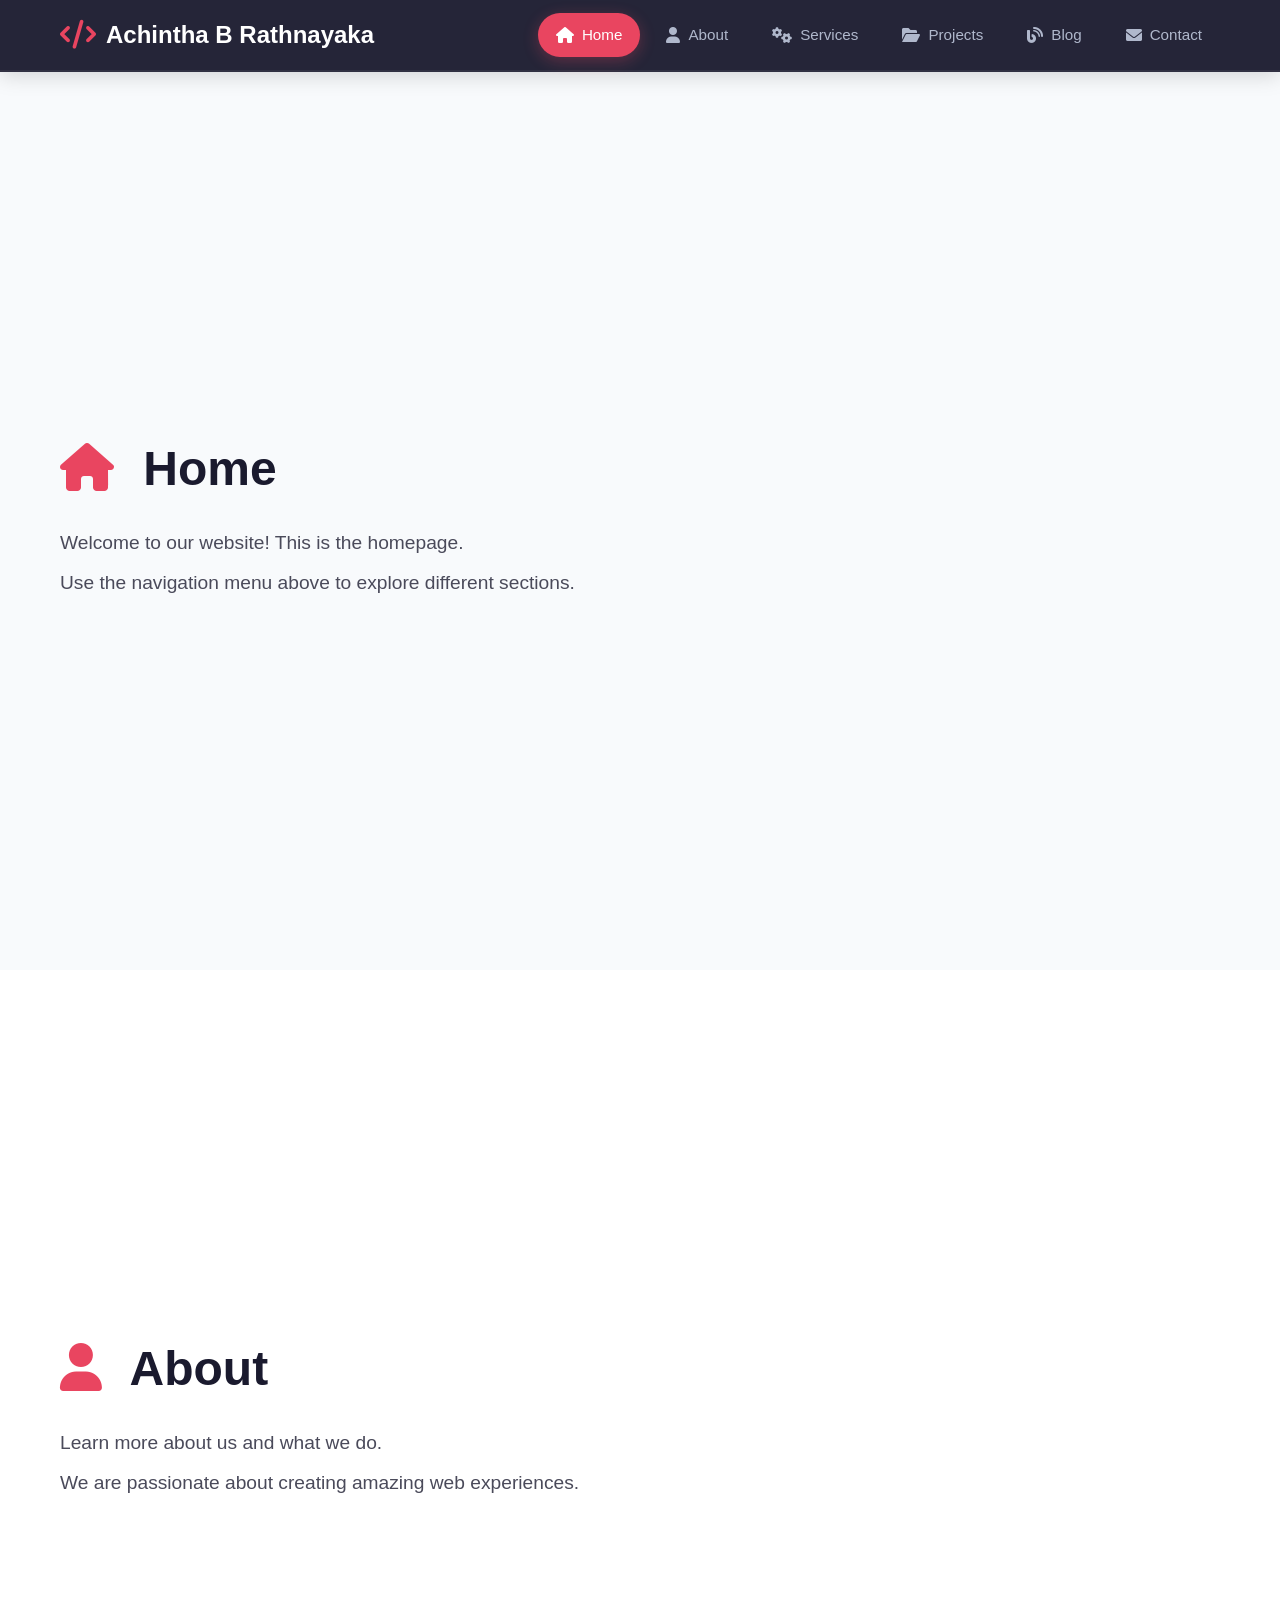
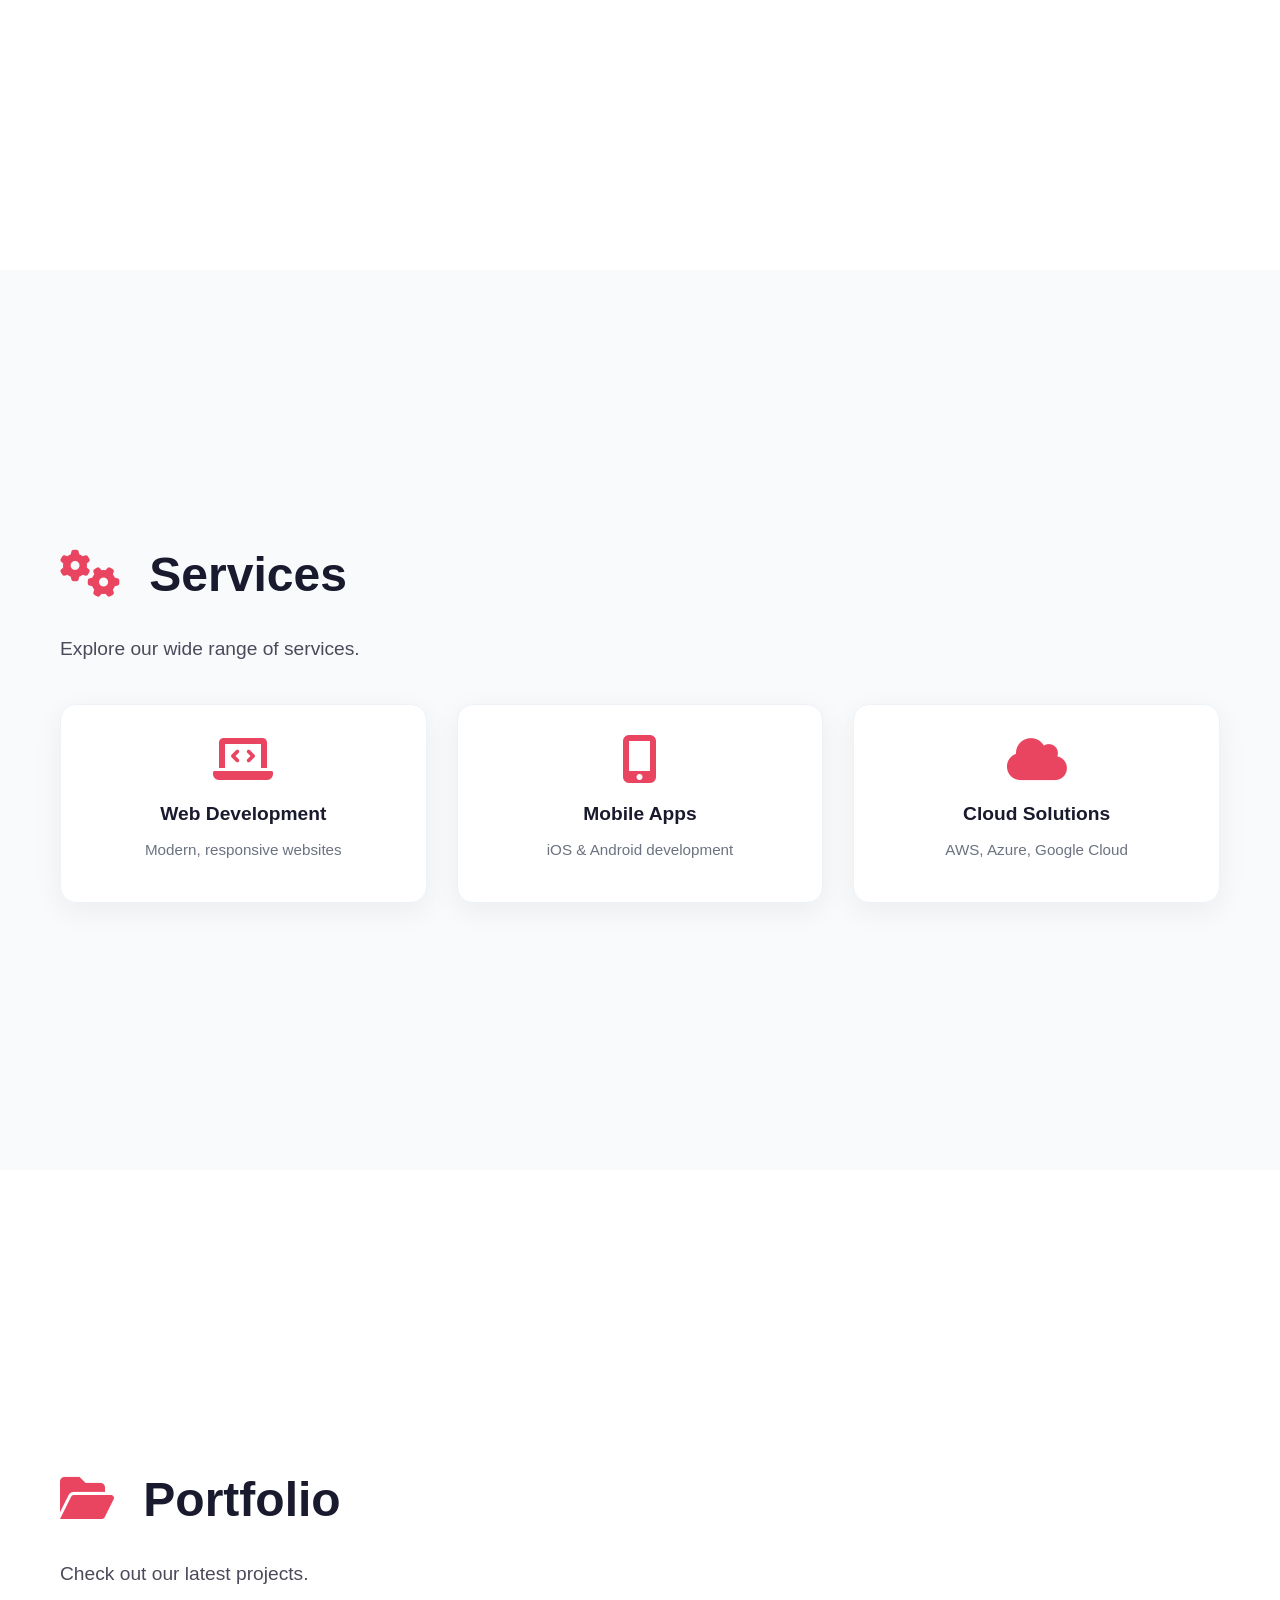
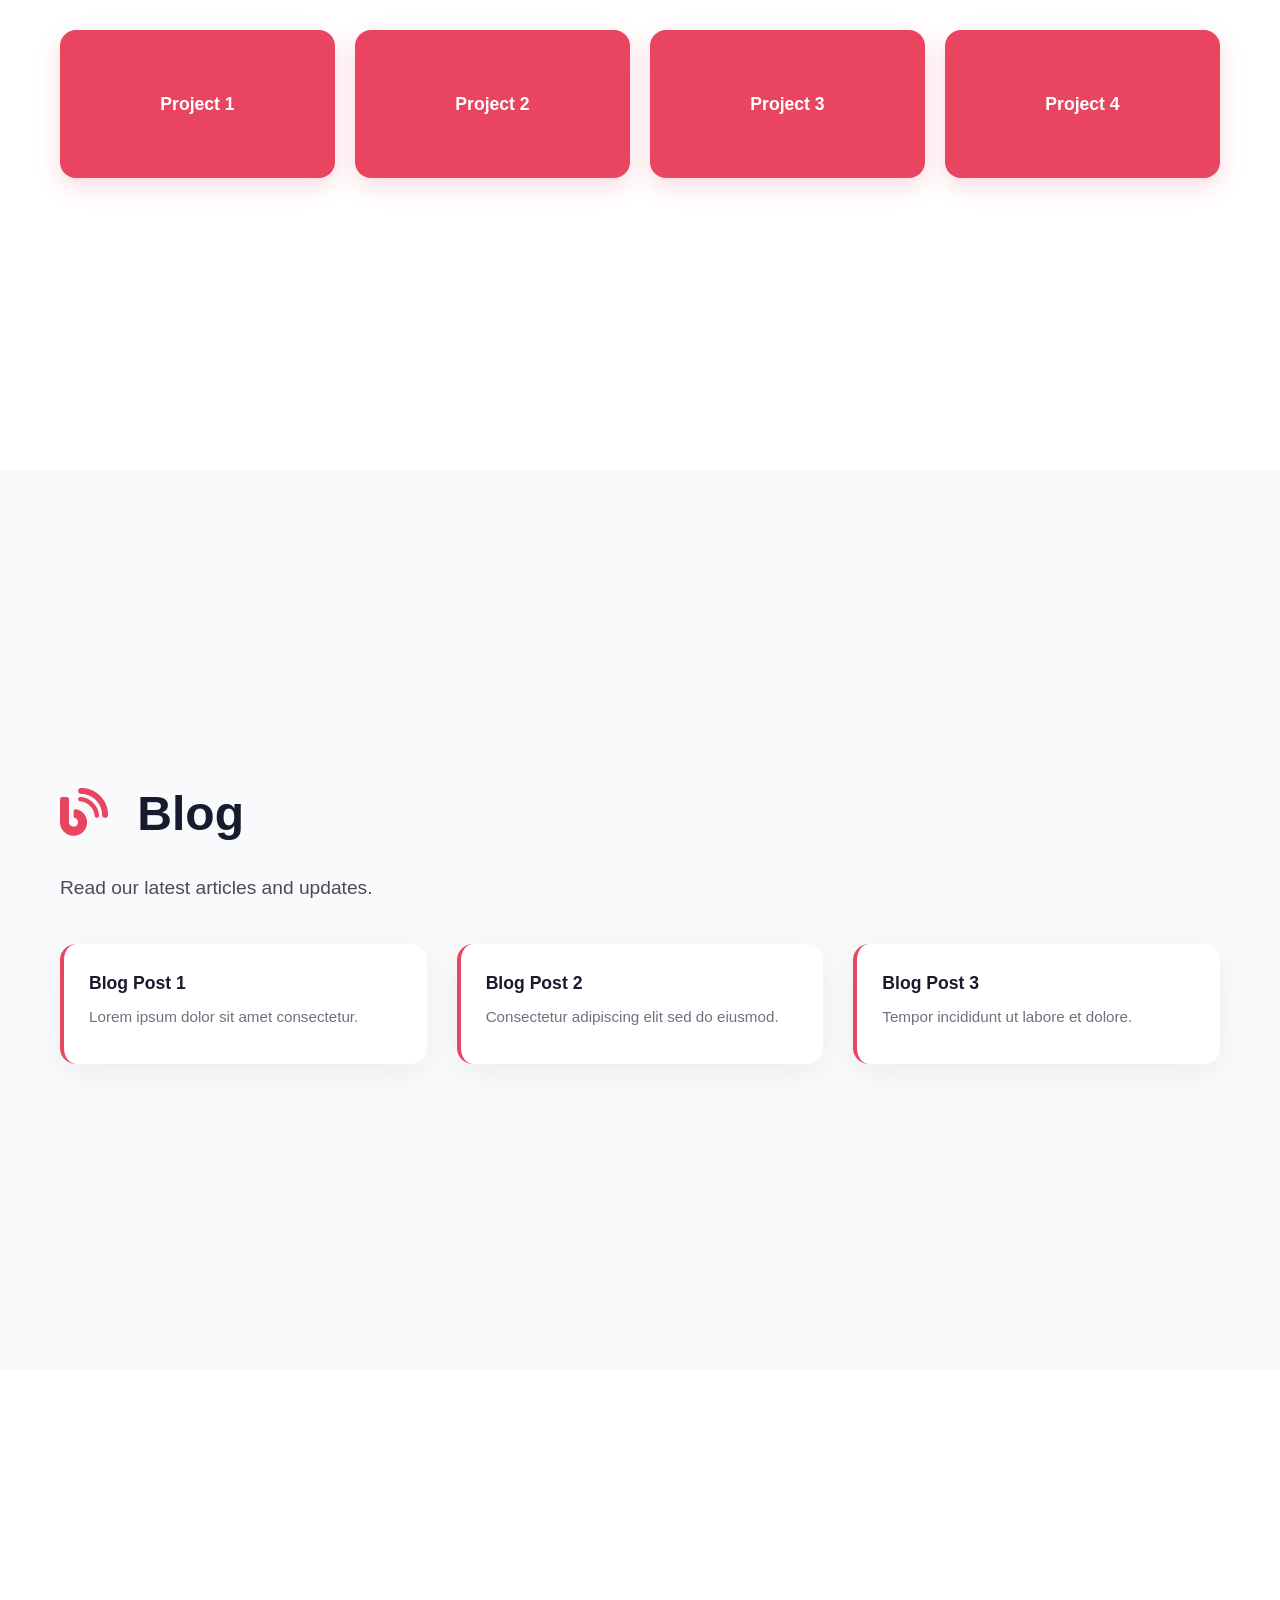
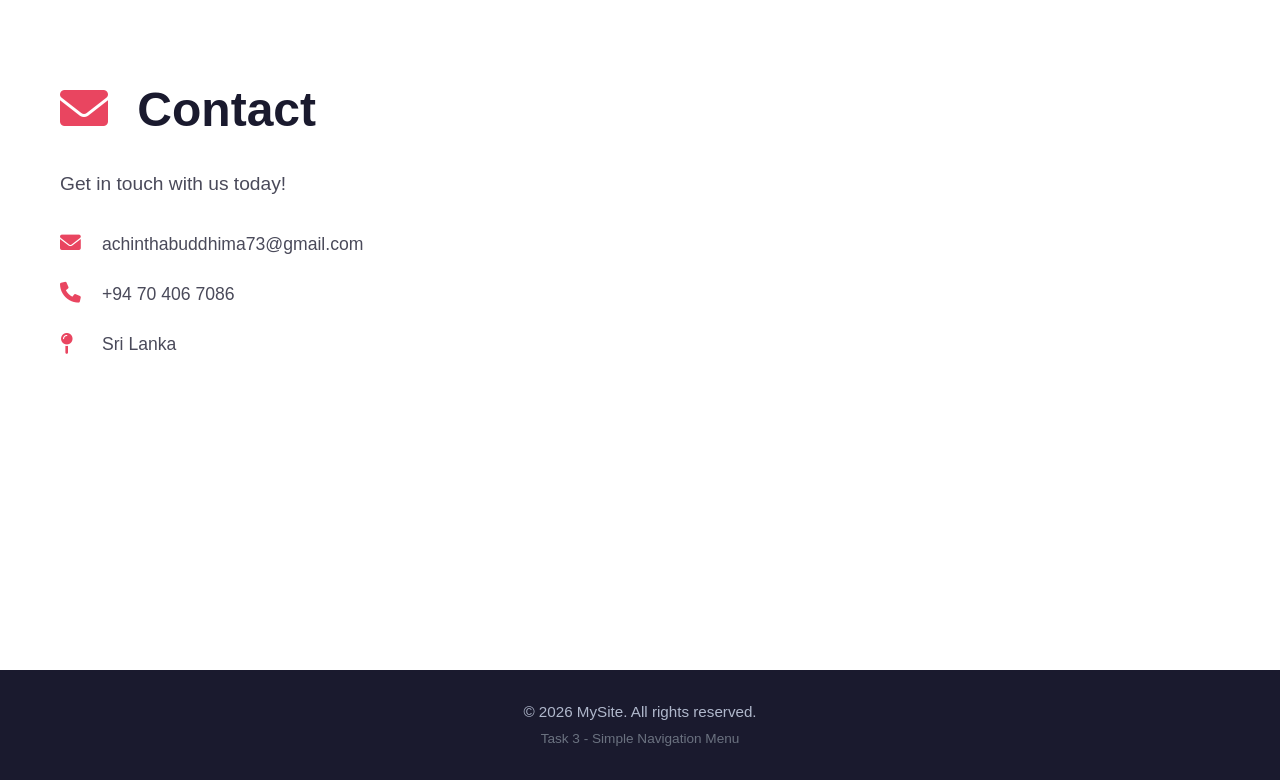
<file: Task 3/index.html>
<!DOCTYPE html>
<html lang="en">
<head>
    <meta charset="UTF-8" />
    <meta name="viewport" content="width=device-width, initial-scale=1.0"/>
    <title>Navigation Menu</title>
    <link rel="stylesheet" href="style.css" />
    <link rel="stylesheet" href="https://cdnjs.cloudflare.com/ajax/libs/font-awesome/6.0.0-beta3/css/all.min.css" />
</head>
<body>

    <!-- ===== NAVIGATION MENU ===== -->
    <nav class="navbar">
        <div class="nav-container">
            <!-- Logo -->
            <div class="logo">
                <a href="#home">
                    <i class="fas fa-code"></i>
                    <span>Achintha B Rathnayaka</span>
                </a>
            </div>

            <!-- Navigation Links -->
            <ul class="nav-links" id="navLinks">
                <li><a href="#home" class="active"><i class="fas fa-home"></i> Home</a></li>
                <li><a href="#about"><i class="fas fa-user"></i> About</a></li>
                <li><a href="#services"><i class="fas fa-cogs"></i> Services</a></li>
                <li><a href="#portfolio"><i class="fas fa-folder-open"></i> Projects</a></li>
                <li><a href="#blog"><i class="fas fa-blog"></i> Blog</a></li>
                <li><a href="#contact"><i class="fas fa-envelope"></i> Contact</a></li>
            </ul>

            <!-- Mobile Menu Toggle -->
            <button class="menu-toggle" id="menuToggle" aria-label="Toggle menu">
                <i class="fas fa-bars"></i>
            </button>
        </div>
    </nav>

    <!-- ===== PAGE SECTIONS (Content) ===== -->
    <main>
        <!-- Home Section -->
        <section id="home" class="section">
            <div class="container">
                <h1><i class="fas fa-home"></i> Home</h1>
                <p>Welcome to our website! This is the homepage.</p>
                <p>Use the navigation menu above to explore different sections.</p>
            </div>
        </section>

        <!-- About Section -->
        <section id="about" class="section">
            <div class="container">
                <h1><i class="fas fa-user"></i> About</h1>
                <p>Learn more about us and what we do.</p>
                <p>We are passionate about creating amazing web experiences.</p>
            </div>
        </section>

        <!-- Services Section -->
        <section id="services" class="section">
            <div class="container">
                <h1><i class="fas fa-cogs"></i> Services</h1>
                <p>Explore our wide range of services.</p>
                <div class="service-grid">
                    <div class="service-card">
                        <i class="fas fa-laptop-code"></i>
                        <h3>Web Development</h3>
                        <p>Modern, responsive websites</p>
                    </div>
                    <div class="service-card">
                        <i class="fas fa-mobile-alt"></i>
                        <h3>Mobile Apps</h3>
                        <p>iOS &amp; Android development</p>
                    </div>
                    <div class="service-card">
                        <i class="fas fa-cloud"></i>
                        <h3>Cloud Solutions</h3>
                        <p>AWS, Azure, Google Cloud</p>
                    </div>
                </div>
            </div>
        </section>

        <!-- Portfolio Section -->
        <section id="portfolio" class="section">
            <div class="container">
                <h1><i class="fas fa-folder-open"></i> Portfolio</h1>
                <p>Check out our latest projects.</p>
                <div class="portfolio-grid">
                    <div class="portfolio-item">Project 1</div>
                    <div class="portfolio-item">Project 2</div>
                    <div class="portfolio-item">Project 3</div>
                    <div class="portfolio-item">Project 4</div>
                </div>
            </div>
        </section>

        <!-- Blog Section -->
        <section id="blog" class="section">
            <div class="container">
                <h1><i class="fas fa-blog"></i> Blog</h1>
                <p>Read our latest articles and updates.</p>
                <div class="blog-grid">
                    <div class="blog-card">
                        <h3>Blog Post 1</h3>
                        <p>Lorem ipsum dolor sit amet consectetur.</p>
                    </div>
                    <div class="blog-card">
                        <h3>Blog Post 2</h3>
                        <p>Consectetur adipiscing elit sed do eiusmod.</p>
                    </div>
                    <div class="blog-card">
                        <h3>Blog Post 3</h3>
                        <p>Tempor incididunt ut labore et dolore.</p>
                    </div>
                </div>
            </div>
        </section>

        <!-- Contact Section -->
        <section id="contact" class="section">
            <div class="container">
                <h1><i class="fas fa-envelope"></i> Contact</h1>
                <p>Get in touch with us today!</p>
                <div class="contact-info">
                    <p><i class="fas fa-envelope"></i> achinthabuddhima73@gmail.com</p>
                    <p><i class="fas fa-phone"></i> +94 70 406 7086</p>
                    <p><i class="fas fa-map-pin"></i> Sri Lanka</p>
                </div>
            </div>
        </section>
    </main>

    <!-- ===== FOOTER ===== -->
    <footer class="footer">
        <div class="container">
            <p>&copy; 2026 MySite. All rights reserved.</p>
            <p>Task 3 - Simple Navigation Menu</p>
        </div>
    </footer>

    <!-- ===== JAVASCRIPT ===== -->
    <script>
        // Mobile Menu Toggle
        const menuToggle = document.getElementById('menuToggle');
        const navLinks = document.getElementById('navLinks');

        menuToggle.addEventListener('click', () => {
            navLinks.classList.toggle('active');
            const icon = menuToggle.querySelector('i');
            icon.classList.toggle('fa-bars');
            icon.classList.toggle('fa-times');
        });

        // Close menu when clicking a link (mobile)
        document.querySelectorAll('.nav-links a').forEach(link => {
            link.addEventListener('click', () => {
                navLinks.classList.remove('active');
                const icon = menuToggle.querySelector('i');
                icon.classList.add('fa-bars');
                icon.classList.remove('fa-times');
            });
        });

        // Active link highlighting on scroll
        const sections = document.querySelectorAll('.section');
        const navLinkItems = document.querySelectorAll('.nav-links a');

        window.addEventListener('scroll', () => {
            let current = '';
            sections.forEach(section => {
                const sectionTop = section.offsetTop - 100;
                if (window.scrollY >= sectionTop) {
                    current = section.getAttribute('id');
                }
            });

            navLinkItems.forEach(link => {
                link.classList.remove('active');
                if (link.getAttribute('href') === `#${current}`) {
                    link.classList.add('active');
                }
            });
        });
    </script>

</body>
</html>
</file>
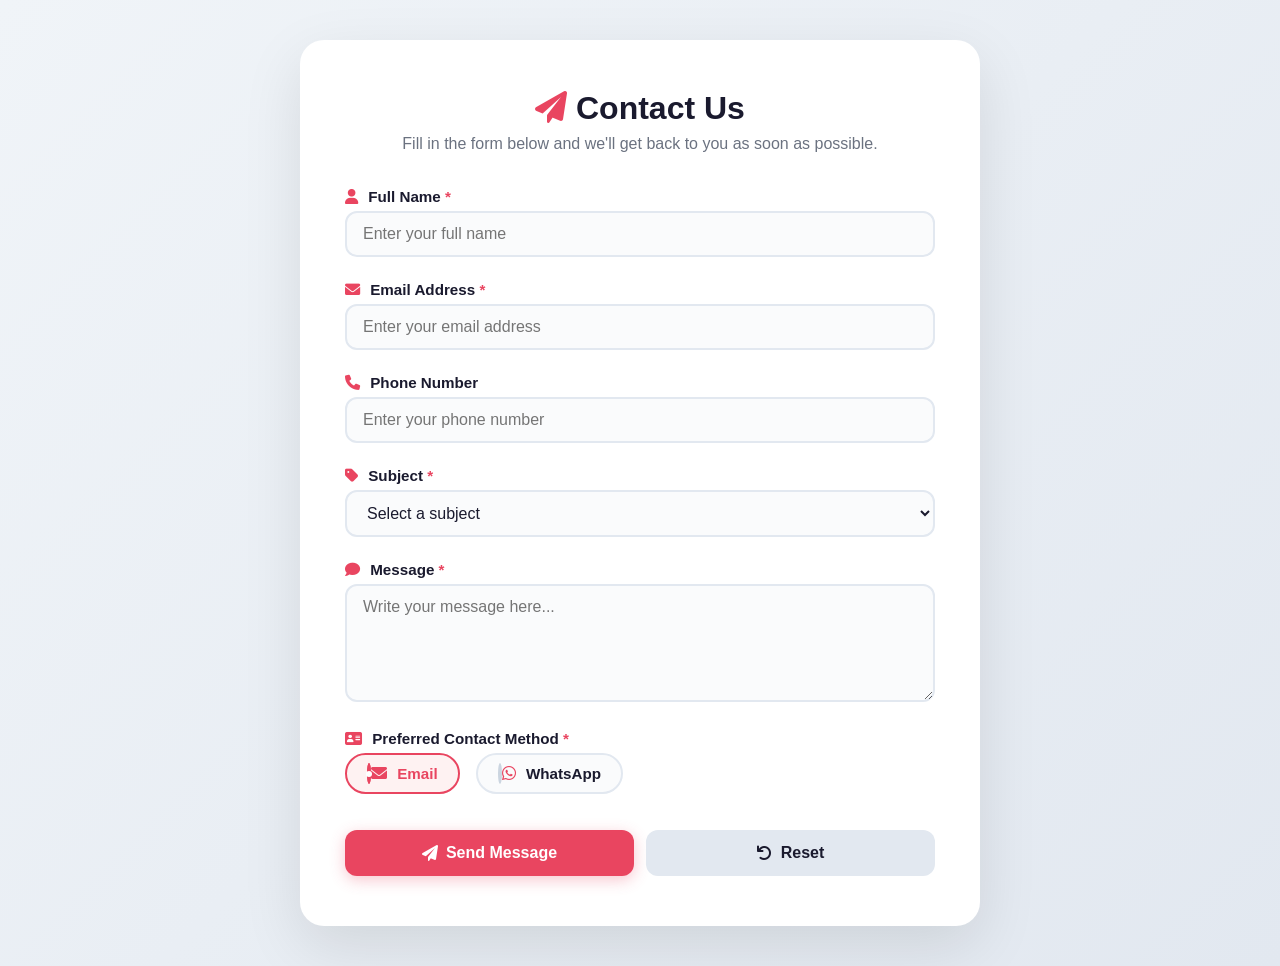
<file: Task 4/index.html>
<!DOCTYPE html>
<html lang="en">
<head>
    <meta charset="UTF-8" />
    <meta name="viewport" content="width=device-width, initial-scale=1.0"/>
    <title>Form</title>
    <link rel="stylesheet" href="style.css" />
    <link rel="stylesheet" href="https://cdnjs.cloudflare.com/ajax/libs/font-awesome/6.0.0-beta3/css/all.min.css" />
</head>
<body>

    <div class="container">
        <!-- Form Header -->
        <div class="form-header">
            <h1><i class="fas fa-paper-plane"></i> Contact Us</h1>
            <p>Fill in the form below and we'll get back to you as soon as possible.</p>
        </div>

        <!-- ===== CONTACT FORM ===== -->
        <form class="contact-form" id="contactForm" onsubmit="return validateForm()" novalidate>

            <!-- ===== FULL NAME ===== -->
            <div class="form-group">
                <label for="fullName">
                    <i class="fas fa-user"></i> Full Name <span class="required">*</span>
                </label>
                <input type="text" id="fullName" name="fullName" placeholder="Enter your full name" required />
                <span class="error-message" id="nameError"><i class="fas fa-exclamation-circle"></i> Please enter your full name</span>
            </div>

            <!-- ===== EMAIL ===== -->
            <div class="form-group">
                <label for="email">
                    <i class="fas fa-envelope"></i> Email Address <span class="required">*</span>
                </label>
                <input type="email" id="email" name="email" placeholder="Enter your email address" required />
                <span class="error-message" id="emailError"><i class="fas fa-exclamation-circle"></i> Please enter a valid email address</span>
            </div>

            <!-- ===== PHONE ===== -->
            <div class="form-group">
                <label for="phone">
                    <i class="fas fa-phone"></i> Phone Number
                </label>
                <input type="tel" id="phone" name="phone" placeholder="Enter your phone number" />
            </div>

            <!-- ===== SUBJECT (Dropdown) ===== -->
            <div class="form-group">
                <label for="subject">
                    <i class="fas fa-tag"></i> Subject <span class="required">*</span>
                </label>
                <select id="subject" name="subject" required>
                    <option value="">Select a subject</option>
                    <option value="general">General Inquiry</option>
                    <option value="support">Technical Support</option>
                    <option value="sales">Sales &amp; Pricing</option>
                    <option value="careers">Careers &amp; Jobs</option>
                    <option value="feedback">Feedback</option>
                    <option value="other">Other</option>
                </select>
                <span class="error-message" id="subjectError"><i class="fas fa-exclamation-circle"></i> Please select a subject</span>
            </div>

            <!-- ===== MESSAGE ===== -->
            <div class="form-group">
                <label for="message">
                    <i class="fas fa-comment"></i> Message <span class="required">*</span>
                </label>
                <textarea id="message" name="message" rows="5" placeholder="Write your message here..." required></textarea>
                <span class="error-message" id="messageError"><i class="fas fa-exclamation-circle"></i> Please enter at least 10 characters</span>
            </div>

            <!-- ===== RADIO BUTTONS: Preferred Contact Method ===== -->
            <div class="form-group">
                <label><i class="fas fa-address-card"></i> Preferred Contact Method <span class="required">*</span></label>
                <div class="radio-group">
                    <label class="radio-option" data-value="email">
                        <input type="radio" name="contactMethod" value="email" checked />
                        <span class="radio-custom"></span>
                        <i class="fas fa-envelope"></i> Email
                    </label>

                    <label class="radio-option" data-value="whatsapp">
                        <input type="radio" name="contactMethod" value="whatsapp" />
                        <span class="radio-custom"></span>
                        <i class="fab fa-whatsapp"></i> WhatsApp
                    </label>
                </div>
            </div>

            <!-- ===== TERMS (Hidden - Fix for validation) ===== -->
            <div class="form-group" style="display:none;">
                <input type="checkbox" id="terms" checked />
            </div>

            <!-- ===== SUBMIT BUTTON ===== -->
            <div class="form-actions">
                <button type="submit" class="btn-submit">
                    <i class="fas fa-paper-plane"></i> Send Message
                </button>
                <button type="reset" class="btn-reset" onclick="resetForm()">
                    <i class="fas fa-undo"></i> Reset
                </button>
            </div>

            <!-- ===== SUCCESS MESSAGE ===== -->
            <div class="success-message" id="successMessage">
                <i class="fas fa-check-circle"></i>
                <h3>Thank You!</h3>
                <p>Your message has been sent successfully. We'll get back to you soon.</p>
                <button type="button" class="btn-new" onclick="resetForm()">
                    <i class="fas fa-plus"></i> Send Another
                </button>
            </div>

        </form>
    </div>

    <script>
        // =============================================
        // ===== RADIO BUTTON - SELECTION + LINKS =====
        // =============================================
        document.querySelectorAll('.radio-option').forEach(opt => {
            opt.addEventListener('click', function(e) {
                // Don't trigger if clicking on the radio itself
                if (e.target.tagName === 'INPUT') return;
                
                const radio = this.querySelector('input[type="radio"]');
                radio.checked = true;
                
                // Remove selected from all, add to this
                document.querySelectorAll('.radio-option').forEach(o => o.classList.remove('selected'));
                this.classList.add('selected');
                
                // ===== CONTACT METHOD HANDLER =====
                if (radio.value === 'whatsapp') {
                    window.open('https://wa.me/94704067086', '_blank');
                } else if (radio.value === 'email') {
                    window.location.href = 'mailto:achinthabuddhima73@gmail.com';
                }
            });
        });

        // ===== DEFAULT SELECTED =====
        document.addEventListener('DOMContentLoaded', function() {
            const checked = document.querySelector('.radio-option input[type="radio"]:checked');
            if (checked) {
                checked.parentElement.classList.add('selected');
            }
        });

        // =============================================
        // ===== FORM VALIDATION =====
        // =============================================
        function validateForm() {
            let isValid = true;

            // NAME VALIDATION
            const name = document.getElementById('fullName');
            const nameError = document.getElementById('nameError');
            if (name.value.trim() === '' || name.value.length < 2) {
                nameError.style.display = 'block';
                name.classList.add('error');
                isValid = false;
            } else {
                nameError.style.display = 'none';
                name.classList.remove('error');
            }

            // EMAIL VALIDATION
            const email = document.getElementById('email');
            const emailError = document.getElementById('emailError');
            const emailPattern = /^[^\s@]+@[^\s@]+\.[^\s@]+$/;
            if (!emailPattern.test(email.value.trim())) {
                emailError.style.display = 'block';
                email.classList.add('error');
                isValid = false;
            } else {
                emailError.style.display = 'none';
                email.classList.remove('error');
            }

            // SUBJECT VALIDATION
            const subject = document.getElementById('subject');
            const subjectError = document.getElementById('subjectError');
            if (subject.value === '') {
                subjectError.style.display = 'block';
                subject.classList.add('error');
                isValid = false;
            } else {
                subjectError.style.display = 'none';
                subject.classList.remove('error');
            }

            // MESSAGE VALIDATION
            const message = document.getElementById('message');
            const messageError = document.getElementById('messageError');
            if (message.value.trim() === '' || message.value.length < 10) {
                messageError.style.display = 'block';
                message.classList.add('error');
                isValid = false;
            } else {
                messageError.style.display = 'none';
                message.classList.remove('error');
            }

            // IF VALID, SHOW SUCCESS
            if (isValid) {
                document.getElementById('successMessage').classList.add('show');
                document.querySelector('.contact-form').style.opacity = '0.6';
                document.querySelector('.contact-form').style.pointerEvents = 'none';

                document.getElementById('successMessage').scrollIntoView({
                    behavior: 'smooth',
                    block: 'center'
                });
                return false;
            }

            // Scroll to first error
            const firstError = document.querySelector('.error-message[style*="display: block"]');
            if (firstError) {
                firstError.parentElement.scrollIntoView({
                    behavior: 'smooth',
                    block: 'center'
                });
            }
            return false;
        }

        // =============================================
        // ===== REAL-TIME VALIDATION =====
        // =============================================
        document.addEventListener('DOMContentLoaded', function() {
            // Name
            const name = document.getElementById('fullName');
            name.addEventListener('input', function() {
                if (this.value.trim().length >= 2) {
                    document.getElementById('nameError').style.display = 'none';
                    this.classList.remove('error');
                }
            });

            // Email
            const email = document.getElementById('email');
            email.addEventListener('input', function() {
                const pattern = /^[^\s@]+@[^\s@]+\.[^\s@]+$/;
                if (pattern.test(this.value.trim())) {
                    document.getElementById('emailError').style.display = 'none';
                    this.classList.remove('error');
                }
            });

            // Subject
            const subject = document.getElementById('subject');
            subject.addEventListener('change', function() {
                if (this.value !== '') {
                    document.getElementById('subjectError').style.display = 'none';
                    this.classList.remove('error');
                }
            });

            // Message
            const message = document.getElementById('message');
            message.addEventListener('input', function() {
                if (this.value.trim().length >= 10) {
                    document.getElementById('messageError').style.display = 'none';
                    this.classList.remove('error');
                }
            });
        });

        // =============================================
        // ===== RESET FUNCTION =====
        // =============================================
        function resetForm() {
            document.getElementById('successMessage').classList.remove('show');
            document.querySelector('.contact-form').style.opacity = '1';
            document.querySelector('.contact-form').style.pointerEvents = 'all';

            // Clear all error states
            document.querySelectorAll('.error-message').forEach(el => el.style.display = 'none');
            document.querySelectorAll('.error').forEach(el => el.classList.remove('error'));
            
            // Reset radio selection
            document.querySelectorAll('.radio-option').forEach(el => el.classList.remove('selected'));
            const checked = document.querySelector('.radio-option input[type="radio"]:checked');
            if (checked) {
                checked.parentElement.classList.add('selected');
            }

            // Reset form
            document.getElementById('contactForm').reset();
        }
    </script>

</body>
</html>
</file>
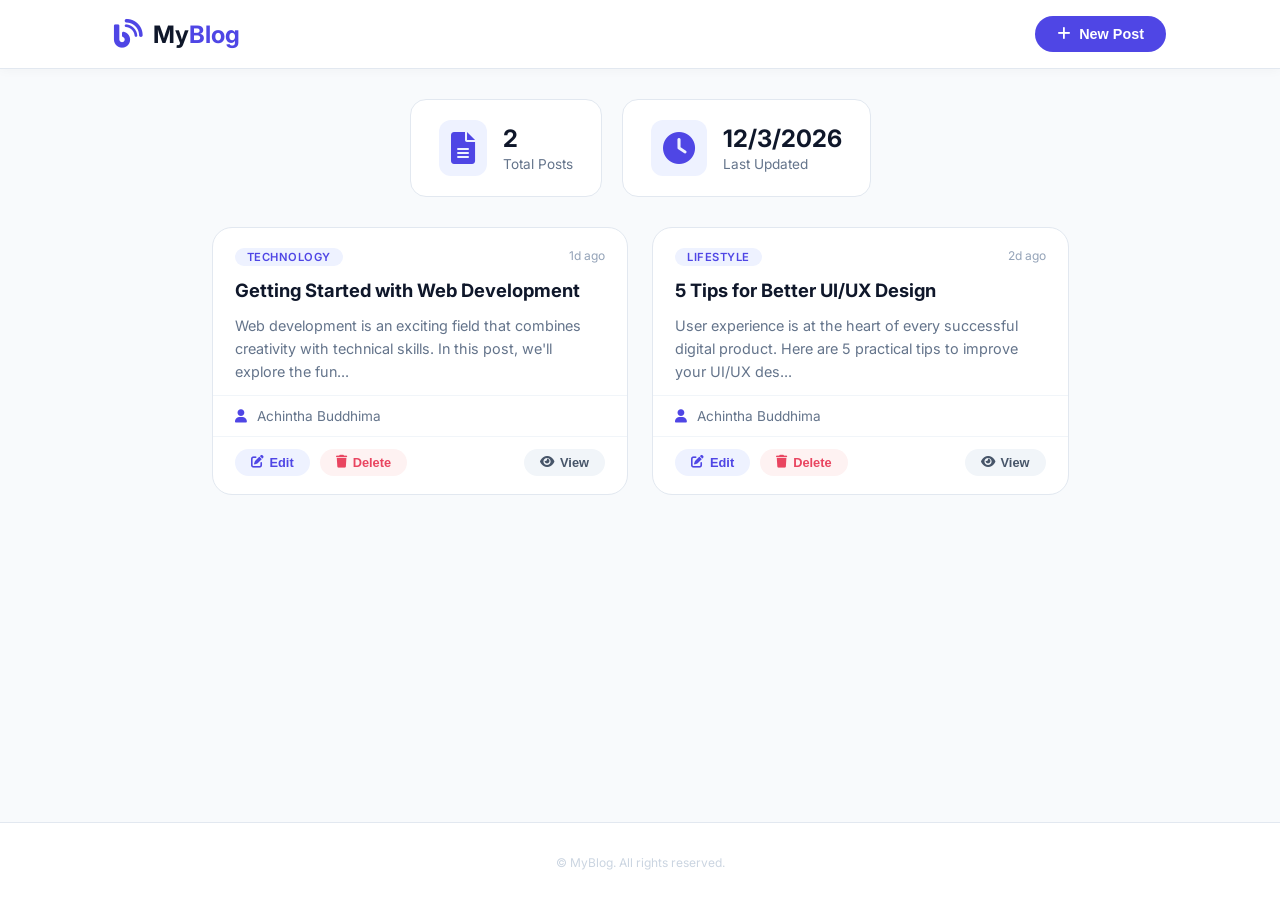
<file: Task 5/index.html>
<!DOCTYPE html>
<html lang="en">
<head>
    <meta charset="UTF-8">
    <meta name="viewport" content="width=device-width, initial-scale=1.0">
    <title>My Blog</title>
    <link rel="stylesheet" href="style.css">
    <link rel="stylesheet" href="https://cdnjs.cloudflare.com/ajax/libs/font-awesome/6.0.0-beta3/css/all.min.css">
    <link href="https://fonts.googleapis.com/css2?family=Inter:wght@300;400;500;600;700;800&display=swap" rel="stylesheet">
</head>
<body>

    <!-- ===== HEADER ===== -->
    <header class="blog-header">
        <div class="header-content">
            <div class="logo">
                <i class="fas fa-blog"></i>
                <span>My<span>Blog</span></span>
            </div>
            <button class="btn-new-post" onclick="openModal()">
                <i class="fas fa-plus"></i> New Post
            </button>
        </div>
    </header>

    <!-- ===== BLOG STATS ===== -->
    <section class="blog-stats">
        <div class="stat-card">
            <i class="fas fa-file-alt"></i>
            <div>
                <h3 id="totalPosts">0</h3>
                <span>Total Posts</span>
            </div>
        </div>
        <div class="stat-card">
            <i class="fas fa-clock"></i>
            <div>
                <h3 id="lastPost">-</h3>
                <span>Last Updated</span>
            </div>
        </div>
    </section>

    <!-- ===== BLOG POSTS ===== -->
    <main class="blog-container">
        <div class="blog-grid" id="blogGrid">
            <!-- Posts will be rendered here -->
        </div>
    </main>

    <!-- ===== EMPTY STATE ===== -->
    <div class="empty-state" id="emptyState">
        <i class="fas fa-feather-alt"></i>
        <h3>No posts yet</h3>
        <p>Start your blogging journey by creating your first post!</p>
        <button class="btn-empty" onclick="openModal()">
            <i class="fas fa-plus"></i> Create First Post
        </button>
    </div>

    <!-- ===== MODAL (Create / Edit) ===== -->
    <div class="modal-overlay" id="modalOverlay" onclick="closeModalOutside(event)">
        <div class="modal">
            <div class="modal-header">
                <h2 id="modalTitle"><i class="fas fa-pen-fancy"></i> Create New Post</h2>
                <button class="modal-close" onclick="closeModal()"><i class="fas fa-times"></i></button>
            </div>
            <div class="modal-body">
                <form id="postForm" onsubmit="savePost(event)">
                    <input type="hidden" id="editId" value="">
                    
                    <div class="form-group">
                        <label>Post Title <span class="required">*</span></label>
                        <input type="text" id="postTitle" placeholder="Enter your post title" required>
                    </div>

                    <div class="form-group">
                        <label>Author Name <span class="required">*</span></label>
                        <input type="text" id="postAuthor" placeholder="Your name" required>
                    </div>

                    <div class="form-group">
                        <label>Category</label>
                        <select id="postCategory">
                            <option value="Technology">💻 Technology</option>
                            <option value="Lifestyle">🌿 Lifestyle</option>
                            <option value="Travel">✈️ Travel</option>
                            <option value="Food">🍕 Food</option>
                            <option value="Health">💪 Health</option>
                            <option value="Business">📊 Business</option>
                            <option value="Other">📌 Other</option>
                        </select>
                    </div>

                    <div class="form-group">
                        <label>Content <span class="required">*</span></label>
                        <textarea id="postContent" rows="6" placeholder="Write your post content here..." required></textarea>
                    </div>

                    <div class="modal-actions">
                        <button type="button" class="btn-cancel" onclick="closeModal()">Cancel</button>
                        <button type="submit" class="btn-save">
                            <i class="fas fa-save"></i> <span id="saveBtnText">Publish Post</span>
                        </button>
                    </div>
                </form>
            </div>
        </div>
    </div>

    <!-- ===== TOAST NOTIFICATION ===== -->
    <div class="toast" id="toast">
        <i class="fas fa-check-circle"></i>
        <span id="toastMessage">Post saved successfully!</span>
    </div>

    <!-- ===== FOOTER ===== -->
    <footer class="blog-footer">
        <p>&copy; MyBlog. All rights reserved.</p>
    </footer>

    <script src="script.js"></script>
</body>
</html>
</file>
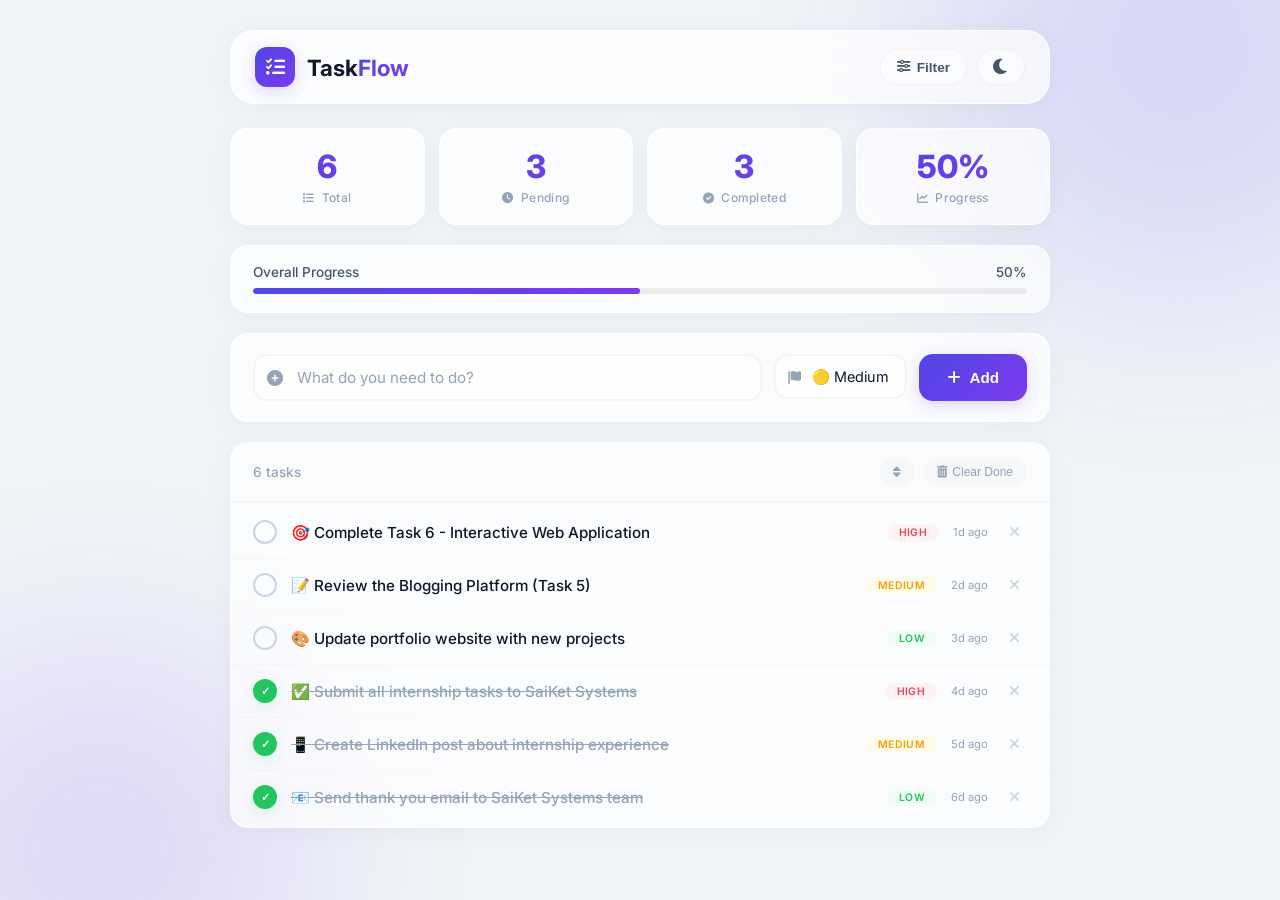
<file: Task 6/index.html>
<!DOCTYPE html>
<html lang="en">
<head>
    <meta charset="UTF-8">
    <meta name="viewport" content="width=device-width, initial-scale=1.0">
    <title>TaskFlow - Interactive App</title>
    <link rel="stylesheet" href="style.css">
    <link rel="stylesheet" href="https://cdnjs.cloudflare.com/ajax/libs/font-awesome/6.0.0-beta3/css/all.min.css">
    <link href="https://fonts.googleapis.com/css2?family=Inter:wght@300;400;500;600;700;800&display=swap" rel="stylesheet">
</head>
<body>

    <!-- ===== BACKGROUND ===== -->
    <div class="bg-effects">
        <div class="orb orb-1"></div>
        <div class="orb orb-2"></div>
    </div>

    <div class="app-container">

        <!-- ===== HEADER ===== -->
        <header class="app-header glass">
            <div class="header-content">
                <div class="logo">
                    <div class="logo-icon">
                        <i class="fas fa-tasks"></i>
                    </div>
                    <span>Task<span>Flow</span></span>
                </div>
                <div class="header-actions">
                    <button class="btn-filter" onclick="toggleFilter()">
                        <i class="fas fa-sliders-h"></i> <span>Filter</span>
                    </button>
                    <button class="btn-theme" onclick="toggleTheme()">
                        <i class="fas fa-moon"></i>
                    </button>
                </div>
            </div>
        </header>

        <!-- ===== STATS BAR ===== -->
        <section class="stats-bar">
            <div class="stat-item glass">
                <span class="stat-number" id="totalTasks">0</span>
                <span class="stat-label"><i class="fas fa-list"></i> Total</span>
            </div>
            <div class="stat-item glass">
                <span class="stat-number" id="pendingTasks">0</span>
                <span class="stat-label"><i class="fas fa-clock"></i> Pending</span>
            </div>
            <div class="stat-item glass">
                <span class="stat-number" id="completedTasks">0</span>
                <span class="stat-label"><i class="fas fa-check-circle"></i> Completed</span>
            </div>
            <div class="stat-item glass">
                <span class="stat-number" id="completionRate">0%</span>
                <span class="stat-label"><i class="fas fa-chart-line"></i> Progress</span>
            </div>
        </section>

        <!-- ===== PROGRESS BAR ===== -->
        <div class="progress-container glass">
            <div class="progress-info">
                <span>Overall Progress</span>
                <span id="progressText">0%</span>
            </div>
            <div class="progress-track">
                <div class="progress-fill" id="progressFill" style="width: 0%;"></div>
            </div>
        </div>

        <!-- ===== FILTER BAR ===== -->
        <div class="filter-bar glass" id="filterBar">
            <button class="filter-btn active" data-filter="all" onclick="setFilter('all')">
                <i class="fas fa-list"></i> All
            </button>
            <button class="filter-btn" data-filter="pending" onclick="setFilter('pending')">
                <i class="fas fa-clock"></i> Pending
            </button>
            <button class="filter-btn" data-filter="completed" onclick="setFilter('completed')">
                <i class="fas fa-check-circle"></i> Done
            </button>
            <span class="filter-divider"></span>
            <button class="filter-btn" data-filter="high" onclick="setFilter('high')">
                <span class="dot high"></span> High
            </button>
            <button class="filter-btn" data-filter="medium" onclick="setFilter('medium')">
                <span class="dot medium"></span> Medium
            </button>
            <button class="filter-btn" data-filter="low" onclick="setFilter('low')">
                <span class="dot low"></span> Low
            </button>
        </div>

        <!-- ===== ADD TASK ===== -->
        <div class="add-task-section glass">
            <div class="add-task-form">
                <div class="input-wrapper">
                    <i class="fas fa-plus-circle input-icon"></i>
                    <input type="text" id="taskInput" placeholder="What do you need to do?" onkeypress="handleEnter(event)">
                </div>
                <div class="select-wrapper">
                    <i class="fas fa-flag select-icon"></i>
                    <select id="prioritySelect">
                        <option value="low">🟢 Low</option>
                        <option value="medium" selected>🟡 Medium</option>
                        <option value="high">🔴 High</option>
                    </select>
                </div>
                <button class="btn-add" onclick="addTask()">
                    <i class="fas fa-plus"></i> Add
                </button>
            </div>
        </div>

        <!-- ===== TASK LIST ===== -->
        <main class="task-list-container glass">
            <div class="task-list-header">
                <span class="tasks-count" id="tasksCount">0 tasks</span>
                <div class="header-actions-right">
                    <button class="btn-sort" onclick="sortTasks()" title="Sort by date">
                        <i class="fas fa-sort"></i>
                    </button>
                    <button class="btn-clear" onclick="clearCompleted()">
                        <i class="fas fa-trash-alt"></i> Clear Done
                    </button>
                </div>
            </div>
            <div class="task-list" id="taskList">
                <!-- Tasks will be rendered here -->
            </div>
        </main>

        <!-- ===== EMPTY STATE ===== -->
        <div class="empty-state glass" id="emptyState">
            <div class="empty-icon">
                <i class="fas fa-check-circle"></i>
            </div>
            <h3>All Done! 🎉</h3>
            <p>You have no tasks. Add a new task to get started.</p>
            <button class="btn-empty" onclick="addExampleTasks()">
                <i class="fas fa-plus"></i> Add Example Tasks
            </button>
        </div>

        <!-- ===== TOAST ===== -->
        <div class="toast" id="toast">
            <i class="fas fa-check-circle"></i>
            <span id="toastMessage">Task added!</span>
        </div>
    </div>

    <script src="script.js"></script>
</body>
</html>
</file>
<file: Task 3/style.css>
/* ===== RESET & BASE ===== */
* {
    margin: 0;
    padding: 0;
    box-sizing: border-box;
}

body {
    font-family: 'Segoe UI', Tahoma, Geneva, Verdana, sans-serif;
    background: #f0f4f8;
    color: #1a1a2e;
    line-height: 1.6;
    padding-top: 70px;
}

a {
    text-decoration: none;
    color: inherit;
}

ul {
    list-style: none;
}

/* ===== NAVIGATION ===== */
.navbar {
    position: fixed;
    top: 0;
    left: 0;
    right: 0;
    z-index: 1000;
    background: rgba(26, 26, 46, 0.95);
    backdrop-filter: blur(10px);
    -webkit-backdrop-filter: blur(10px);
    box-shadow: 0 4px 20px rgba(0, 0, 0, 0.15);
    border-bottom: 2px solid rgba(255, 255, 255, 0.05);
}

.nav-container {
    max-width: 1200px;
    margin: 0 auto;
    padding: 0 20px;
    display: flex;
    justify-content: space-between;
    align-items: center;
    height: 70px;
}

/* ===== LOGO ===== */
.logo a {
    display: flex;
    align-items: center;
    gap: 10px;
    font-size: 1.5rem;
    font-weight: 700;
    color: #ffffff;
    transition: 0.3s;
}

.logo a:hover {
    color: #e94560;
}

.logo i {
    color: #e94560;
    font-size: 1.8rem;
}

/* ===== NAV LINKS ===== */
.nav-links {
    display: flex;
    gap: 8px;
    align-items: center;
}

.nav-links li a {
    display: flex;
    align-items: center;
    gap: 8px;
    padding: 10px 18px;
    border-radius: 30px;
    color: #b0b8cc;
    font-weight: 500;
    font-size: 0.95rem;
    transition: all 0.3s ease;
    position: relative;
}

.nav-links li a i {
    font-size: 1rem;
    transition: 0.3s;
}

.nav-links li a:hover {
    color: #ffffff;
    background: rgba(255, 255, 255, 0.08);
}

.nav-links li a.active {
    color: #ffffff;
    background: #e94560;
    box-shadow: 0 4px 15px rgba(233, 69, 96, 0.3);
}

.nav-links li a.active i {
    color: #ffffff;
}

/* ===== MOBILE TOGGLE ===== */
.menu-toggle {
    display: none;
    background: none;
    border: none;
    color: #ffffff;
    font-size: 1.8rem;
    cursor: pointer;
    padding: 5px 10px;
    transition: 0.3s;
}

.menu-toggle:hover {
    color: #e94560;
}

/* ===== SECTIONS ===== */
.section {
    min-height: 100vh;
    padding: 80px 0;
    display: flex;
    align-items: center;
}

.section:nth-child(even) {
    background: #ffffff;
}

.section:nth-child(odd) {
    background: #f8fafc;
}

.container {
    max-width: 1200px;
    margin: 0 auto;
    padding: 0 20px;
    width: 100%;
}

.section h1 {
    font-size: 3rem;
    font-weight: 800;
    margin-bottom: 20px;
    color: #1a1a2e;
}

.section h1 i {
    color: #e94560;
    margin-right: 16px;
}

.section p {
    font-size: 1.2rem;
    color: #4a4a5a;
    max-width: 600px;
    margin-bottom: 10px;
}

/* ===== SERVICE GRID ===== */
.service-grid {
    display: grid;
    grid-template-columns: repeat(auto-fit, minmax(250px, 1fr));
    gap: 30px;
    margin-top: 40px;
}

.service-card {
    background: #ffffff;
    padding: 30px;
    border-radius: 16px;
    text-align: center;
    box-shadow: 0 8px 30px rgba(0, 0, 0, 0.06);
    transition: 0.3s;
    border: 1px solid #eef2f7;
}

.service-card:hover {
    transform: translateY(-8px);
    box-shadow: 0 15px 40px rgba(0, 0, 0, 0.1);
    border-color: #e94560;
}

.service-card i {
    font-size: 3rem;
    color: #e94560;
    margin-bottom: 16px;
}

.service-card h3 {
    font-size: 1.2rem;
    margin-bottom: 8px;
}

.service-card p {
    font-size: 0.95rem;
    color: #6b7280;
}

/* ===== PORTFOLIO GRID ===== */
.portfolio-grid {
    display: grid;
    grid-template-columns: repeat(auto-fit, minmax(200px, 1fr));
    gap: 20px;
    margin-top: 40px;
}

.portfolio-item {
    background: #e94560;
    color: white;
    padding: 60px 20px;
    text-align: center;
    border-radius: 16px;
    font-weight: 600;
    font-size: 1.1rem;
    transition: 0.3s;
    box-shadow: 0 8px 25px rgba(233, 69, 96, 0.2);
}

.portfolio-item:hover {
    transform: scale(1.05);
    box-shadow: 0 12px 35px rgba(233, 69, 96, 0.3);
}

/* ===== BLOG GRID ===== */
.blog-grid {
    display: grid;
    grid-template-columns: repeat(auto-fit, minmax(250px, 1fr));
    gap: 30px;
    margin-top: 40px;
}

.blog-card {
    background: #ffffff;
    padding: 25px;
    border-radius: 16px;
    box-shadow: 0 8px 30px rgba(0, 0, 0, 0.06);
    border-left: 4px solid #e94560;
    transition: 0.3s;
}

.blog-card:hover {
    transform: translateY(-5px);
    box-shadow: 0 12px 35px rgba(0, 0, 0, 0.1);
}

.blog-card h3 {
    font-size: 1.1rem;
    margin-bottom: 8px;
}

.blog-card p {
    font-size: 0.95rem;
    color: #6b7280;
}

/* ===== CONTACT ===== */
.contact-info {
    display: flex;
    flex-direction: column;
    gap: 12px;
    margin-top: 30px;
}

.contact-info p {
    font-size: 1.1rem;
    display: flex;
    align-items: center;
    gap: 12px;
}

.contact-info i {
    color: #e94560;
    font-size: 1.3rem;
    width: 30px;
}

/* ===== FOOTER ===== */
.footer {
    background: #1a1a2e;
    color: #b0b8cc;
    padding: 30px 0;
    text-align: center;
}

.footer p {
    font-size: 0.95rem;
}

.footer p:last-child {
    color: #6b7280;
    font-size: 0.85rem;
    margin-top: 4px;
}

/* ===== RESPONSIVE ===== */
@media (max-width: 768px) {
    .menu-toggle {
        display: block;
    }

    .nav-links {
        position: absolute;
        top: 70px;
        left: 0;
        right: 0;
        background: rgba(26, 26, 46, 0.98);
        backdrop-filter: blur(10px);
        flex-direction: column;
        padding: 20px;
        gap: 6px;
        border-top: 1px solid rgba(255, 255, 255, 0.05);
        transform: scaleY(0);
        transform-origin: top center;
        transition: 0.4s cubic-bezier(0.34, 1.56, 0.64, 1);
        opacity: 0;
        pointer-events: none;
    }

    .nav-links.active {
        transform: scaleY(1);
        opacity: 1;
        pointer-events: all;
    }

    .nav-links li a {
        padding: 12px 20px;
        width: 100%;
        justify-content: center;
        border-radius: 12px;
        font-size: 1rem;
    }

    .section h1 {
        font-size: 2.2rem;
    }

    .service-grid,
    .blog-grid {
        grid-template-columns: 1fr;
    }

    .portfolio-grid {
        grid-template-columns: repeat(2, 1fr);
    }
}

@media (max-width: 480px) {
    .nav-container {
        padding: 0 14px;
    }

    .logo a {
        font-size: 1.2rem;
    }

    .logo i {
        font-size: 1.4rem;
    }

    .section {
        min-height: auto;
        padding: 60px 0;
    }

    .section h1 {
        font-size: 1.8rem;
    }

    .section p {
        font-size: 1rem;
    }

    .portfolio-grid {
        grid-template-columns: 1fr;
    }
}
</file>
<file: Task 4/style.css>
/* ===== RESET & BASE ===== */
* {
    margin: 0;
    padding: 0;
    box-sizing: border-box;
}

body {
    font-family: 'Segoe UI', Tahoma, Geneva, Verdana, sans-serif;
    background: linear-gradient(135deg, #f0f4f8 0%, #e2e8f0 100%);
    min-height: 100vh;
    padding: 40px 20px;
    display: flex;
    justify-content: center;
    align-items: center;
}

.container {
    max-width: 680px;
    width: 100%;
    background: #ffffff;
    border-radius: 24px;
    box-shadow: 0 20px 60px rgba(0, 0, 0, 0.1);
    padding: 50px 45px;
    transition: 0.3s;
}

/* ===== FORM HEADER ===== */
.form-header {
    text-align: center;
    margin-bottom: 35px;
}

.form-header h1 {
    font-size: 2rem;
    font-weight: 700;
    color: #1a1a2e;
    margin-bottom: 8px;
}

.form-header h1 i {
    color: #e94560;
}

.form-header p {
    color: #6b7280;
    font-size: 1rem;
}

/* ===== FORM GROUP ===== */
.form-group {
    margin-bottom: 24px;
}

.form-group label {
    display: block;
    font-weight: 600;
    font-size: 0.95rem;
    color: #1a1a2e;
    margin-bottom: 6px;
}

.form-group label i {
    color: #e94560;
    margin-right: 6px;
}

.required {
    color: #e94560;
    font-weight: 700;
}

/* ===== INPUTS ===== */
.form-group input,
.form-group select,
.form-group textarea {
    width: 100%;
    padding: 12px 16px;
    border: 2px solid #e2e8f0;
    border-radius: 12px;
    font-size: 1rem;
    font-family: inherit;
    transition: 0.3s;
    background: #fafbfc;
    color: #1a1a2e;
}

.form-group input:focus,
.form-group select:focus,
.form-group textarea:focus {
    outline: none;
    border-color: #e94560;
    box-shadow: 0 0 0 4px rgba(233, 69, 96, 0.1);
    background: #ffffff;
}

.form-group input.error,
.form-group select.error,
.form-group textarea.error {
    border-color: #e94560;
    background: #fff5f5;
}

.form-group input.error:focus,
.form-group select.error:focus,
.form-group textarea.error:focus {
    box-shadow: 0 0 0 4px rgba(233, 69, 96, 0.15);
}

/* ===== ERROR MESSAGES ===== */
.error-message {
    display: none;
    color: #e94560;
    font-size: 0.85rem;
    font-weight: 500;
    margin-top: 4px;
    padding: 4px 0;
}

.error-message i {
    margin-right: 4px;
}

/* ===== RADIO BUTTONS ===== */
.radio-group {
    display: flex;
    gap: 16px;
    flex-wrap: wrap;
    margin-top: 4px;
}

.radio-option {
    display: flex;
    align-items: center;
    gap: 10px;
    padding: 10px 20px;
    border: 2px solid #e2e8f0;
    border-radius: 30px;
    cursor: pointer;
    transition: 0.3s;
    font-size: 0.95rem;
    font-weight: 500;
    background: #fafbfc;
    color: #6b7280;
}

.radio-option:hover {
    border-color: #e94560;
    background: #fff5f5;
}

.radio-option.selected {
    border-color: #e94560;
    background: #fef2f2;
    color: #e94560;
}

.radio-option input[type="radio"] {
    display: none;
}

.radio-option .radio-custom {
    width: 18px;
    height: 18px;
    border-radius: 50%;
    border: 2px solid #cbd5e0;
    position: relative;
    transition: 0.3s;
    flex-shrink: 0;
}

.radio-option.selected .radio-custom {
    border-color: #e94560;
    background: #e94560;
}

.radio-option.selected .radio-custom::after {
    content: '';
    position: absolute;
    top: 50%;
    left: 50%;
    transform: translate(-50%, -50%);
    width: 6px;
    height: 6px;
    border-radius: 50%;
    background: white;
}

.radio-option i {
    color: #6b7280;
    transition: 0.3s;
    font-size: 1rem;
}

.radio-option.selected i {
    color: #e94560;
}

/* ===== BUTTONS ===== */
.form-actions {
    display: flex;
    gap: 12px;
    margin-top: 30px;
    flex-wrap: wrap;
}

.btn-submit,
.btn-reset {
    padding: 14px 32px;
    border: none;
    border-radius: 12px;
    font-size: 1rem;
    font-weight: 600;
    cursor: pointer;
    transition: 0.3s;
    display: flex;
    align-items: center;
    gap: 8px;
    flex: 1;
    justify-content: center;
}

.btn-submit {
    background: #e94560;
    color: white;
    box-shadow: 0 4px 15px rgba(233, 69, 96, 0.3);
}

.btn-submit:hover {
    background: #c73652;
    transform: translateY(-2px);
    box-shadow: 0 8px 25px rgba(233, 69, 96, 0.4);
}

.btn-reset {
    background: #e2e8f0;
    color: #1a1a2e;
}

.btn-reset:hover {
    background: #cbd5e0;
    transform: translateY(-2px);
}

/* ===== SUCCESS MESSAGE ===== */
.success-message {
    display: none;
    text-align: center;
    padding: 40px 20px;
    margin-top: 30px;
    background: #f0fdf4;
    border-radius: 16px;
    border: 2px solid #86efac;
}

.success-message.show {
    display: block;
    animation: fadeInUp 0.6s ease;
}

.success-message i {
    font-size: 4rem;
    color: #10b981;
    margin-bottom: 16px;
}

.success-message h3 {
    font-size: 1.5rem;
    color: #1a1a2e;
    margin-bottom: 8px;
}

.success-message p {
    color: #6b7280;
}

.btn-new {
    margin-top: 14px;
    padding: 10px 24px;
    background: #e2e8f0;
    border: none;
    border-radius: 30px;
    color: #1a1a2e;
    font-weight: 600;
    cursor: pointer;
    transition: 0.3s;
    font-size: 0.9rem;
}

.btn-new:hover {
    background: #cbd5e0;
}

/* ===== ANIMATIONS ===== */
@keyframes fadeInUp {
    from {
        opacity: 0;
        transform: translateY(20px);
    }
    to {
        opacity: 1;
        transform: translateY(0);
    }
}

/* ===== RESPONSIVE ===== */
@media (max-width: 600px) {
    .container {
        padding: 30px 20px;
    }

    .form-header h1 {
        font-size: 1.6rem;
    }

    .radio-group {
        flex-direction: column;
    }

    .radio-option {
        width: 100%;
    }

    .form-actions {
        flex-direction: column;
    }

    .btn-submit,
    .btn-reset {
        width: 100%;
    }

    .success-message i {
        font-size: 3rem;
    }
}
</file>
<file: Task 5/style.css>
/* ===== RESET & BASE ===== */
* {
    margin: 0;
    padding: 0;
    box-sizing: border-box;
}

body {
    font-family: 'Inter', -apple-system, sans-serif;
    background: #f8fafc;
    color: #0f172a;
    min-height: 100vh;
    display: flex;
    flex-direction: column;
}

/* ===== HEADER ===== */
.blog-header {
    background: #ffffff;
    border-bottom: 1px solid #e2e8f0;
    padding: 16px 0;
    position: sticky;
    top: 0;
    z-index: 100;
    box-shadow: 0 2px 10px rgba(0, 0, 0, 0.03);
}

.header-content {
    max-width: 1100px;
    margin: 0 auto;
    padding: 0 24px;
    display: flex;
    justify-content: space-between;
    align-items: center;
}

.logo {
    display: flex;
    align-items: center;
    gap: 10px;
    font-size: 1.5rem;
    font-weight: 700;
}

.logo i {
    color: #4f46e5;
    font-size: 1.8rem;
}

.logo span span {
    color: #4f46e5;
}

.btn-new-post {
    padding: 10px 22px;
    background: #4f46e5;
    color: white;
    border: none;
    border-radius: 30px;
    font-weight: 600;
    font-size: 0.9rem;
    cursor: pointer;
    transition: 0.3s;
    display: flex;
    align-items: center;
    gap: 8px;
}

.btn-new-post:hover {
    background: #4338ca;
    transform: translateY(-2px);
    box-shadow: 0 4px 16px rgba(79, 70, 229, 0.3);
}

/* ===== STATS ===== */
.blog-stats {
    max-width: 1100px;
    margin: 30px auto 0;
    padding: 0 24px;
    display: flex;
    gap: 20px;
}

.stat-card {
    background: #ffffff;
    padding: 20px 28px;
    border-radius: 16px;
    border: 1px solid #e2e8f0;
    display: flex;
    align-items: center;
    gap: 16px;
    flex: 1;
    max-width: 260px;
    transition: 0.3s;
}

.stat-card:hover {
    border-color: #4f46e5;
    box-shadow: 0 4px 16px rgba(0, 0, 0, 0.04);
}

.stat-card i {
    font-size: 2rem;
    color: #4f46e5;
    background: #eef2ff;
    padding: 12px;
    border-radius: 12px;
}

.stat-card h3 {
    font-size: 1.5rem;
    font-weight: 700;
}

.stat-card span {
    font-size: 0.85rem;
    color: #64748b;
}

/* ===== BLOG GRID ===== */
.blog-container {
    max-width: 1100px;
    margin: 30px auto 40px;
    padding: 0 24px;
    flex: 1;
}

.blog-grid {
    display: grid;
    grid-template-columns: repeat(auto-fill, minmax(320px, 1fr));
    gap: 24px;
}

/* ===== POST CARD ===== */
.post-card {
    background: #ffffff;
    border-radius: 20px;
    border: 1px solid #e2e8f0;
    overflow: hidden;
    transition: 0.3s;
    display: flex;
    flex-direction: column;
}

.post-card:hover {
    transform: translateY(-6px);
    border-color: #4f46e5;
    box-shadow: 0 12px 40px rgba(0, 0, 0, 0.06);
}

.post-card .post-header {
    padding: 20px 22px 0;
    display: flex;
    justify-content: space-between;
    align-items: flex-start;
}

.post-card .post-category {
    font-size: 0.7rem;
    font-weight: 600;
    text-transform: uppercase;
    letter-spacing: 0.5px;
    color: #4f46e5;
    background: #eef2ff;
    padding: 2px 12px;
    border-radius: 30px;
}

.post-card .post-date {
    font-size: 0.75rem;
    color: #94a3b8;
}

.post-card h3 {
    padding: 12px 22px 0;
    font-size: 1.15rem;
    font-weight: 700;
    line-height: 1.4;
    color: #0f172a;
}

.post-card .post-excerpt {
    padding: 10px 22px 0;
    color: #64748b;
    font-size: 0.9rem;
    line-height: 1.6;
    flex: 1;
    display: -webkit-box;
    -webkit-line-clamp: 3;
    -webkit-box-orient: vertical;
    overflow: hidden;
}

.post-card .post-author {
    padding: 12px 22px;
    font-size: 0.85rem;
    color: #64748b;
    border-top: 1px solid #f1f5f9;
    margin-top: 12px;
}

.post-card .post-author i {
    color: #4f46e5;
    margin-right: 6px;
}

.post-card .post-actions {
    padding: 12px 22px 18px;
    display: flex;
    gap: 10px;
    border-top: 1px solid #f1f5f9;
}

.post-card .post-actions button {
    padding: 6px 16px;
    border: none;
    border-radius: 30px;
    font-weight: 600;
    font-size: 0.8rem;
    cursor: pointer;
    transition: 0.3s;
    display: flex;
    align-items: center;
    gap: 6px;
}

.btn-edit {
    background: #eef2ff;
    color: #4f46e5;
}

.btn-edit:hover {
    background: #dbeafe;
    transform: scale(1.03);
}

.btn-delete {
    background: #fef2f2;
    color: #e94560;
}

.btn-delete:hover {
    background: #fee2e2;
    transform: scale(1.03);
}

.btn-view {
    background: #f1f5f9;
    color: #475569;
    margin-left: auto;
}

.btn-view:hover {
    background: #e2e8f0;
    transform: scale(1.03);
}

/* ===== EMPTY STATE ===== */
.empty-state {
    display: none;
    text-align: center;
    padding: 80px 20px;
    max-width: 500px;
    margin: 40px auto;
}

.empty-state i {
    font-size: 4rem;
    color: #cbd5e1;
    margin-bottom: 16px;
}

.empty-state h3 {
    font-size: 1.5rem;
    color: #0f172a;
    margin-bottom: 6px;
}

.empty-state p {
    color: #94a3b8;
    margin-bottom: 20px;
}

.btn-empty {
    padding: 12px 28px;
    background: #4f46e5;
    color: white;
    border: none;
    border-radius: 30px;
    font-weight: 600;
    font-size: 0.95rem;
    cursor: pointer;
    transition: 0.3s;
    display: inline-flex;
    align-items: center;
    gap: 8px;
}

.btn-empty:hover {
    background: #4338ca;
    transform: translateY(-2px);
    box-shadow: 0 4px 16px rgba(79, 70, 229, 0.3);
}

/* ===== MODAL ===== */
.modal-overlay {
    display: none;
    position: fixed;
    inset: 0;
    background: rgba(0, 0, 0, 0.4);
    backdrop-filter: blur(4px);
    z-index: 999;
    justify-content: center;
    align-items: center;
    padding: 20px;
}

.modal-overlay.active {
    display: flex;
}

.modal {
    background: #ffffff;
    border-radius: 24px;
    max-width: 600px;
    width: 100%;
    max-height: 90vh;
    overflow-y: auto;
    animation: modalSlide 0.3s ease;
}

@keyframes modalSlide {
    from {
        opacity: 0;
        transform: translateY(30px) scale(0.95);
    }
    to {
        opacity: 1;
        transform: translateY(0) scale(1);
    }
}

.modal-header {
    padding: 24px 28px 16px;
    display: flex;
    justify-content: space-between;
    align-items: center;
    border-bottom: 1px solid #f1f5f9;
}

.modal-header h2 {
    font-size: 1.2rem;
    font-weight: 700;
}

.modal-header h2 i {
    color: #4f46e5;
    margin-right: 8px;
}

.modal-close {
    background: none;
    border: none;
    font-size: 1.4rem;
    color: #94a3b8;
    cursor: pointer;
    transition: 0.3s;
    padding: 4px 8px;
    border-radius: 8px;
}

.modal-close:hover {
    background: #f1f5f9;
    color: #0f172a;
}

.modal-body {
    padding: 24px 28px 28px;
}

/* ===== FORM ===== */
.form-group {
    margin-bottom: 18px;
}

.form-group label {
    display: block;
    font-weight: 600;
    font-size: 0.85rem;
    color: #0f172a;
    margin-bottom: 4px;
}

.form-group input,
.form-group select,
.form-group textarea {
    width: 100%;
    padding: 10px 14px;
    border: 2px solid #e2e8f0;
    border-radius: 12px;
    font-size: 0.95rem;
    font-family: inherit;
    transition: 0.3s;
    background: #f8fafc;
    color: #0f172a;
}

.form-group input:focus,
.form-group select:focus,
.form-group textarea:focus {
    outline: none;
    border-color: #4f46e5;
    background: #ffffff;
    box-shadow: 0 0 0 4px rgba(79, 70, 229, 0.06);
}

.form-group textarea {
    resize: vertical;
    min-height: 120px;
}

.required {
    color: #e94560;
}

.modal-actions {
    display: flex;
    gap: 12px;
    margin-top: 20px;
}

.btn-cancel,
.btn-save {
    padding: 12px 28px;
    border: none;
    border-radius: 12px;
    font-weight: 600;
    font-size: 0.95rem;
    cursor: pointer;
    transition: 0.3s;
    flex: 1;
}

.btn-cancel {
    background: #f1f5f9;
    color: #64748b;
}

.btn-cancel:hover {
    background: #e2e8f0;
}

.btn-save {
    background: #4f46e5;
    color: white;
    display: flex;
    align-items: center;
    justify-content: center;
    gap: 8px;
}

.btn-save:hover {
    background: #4338ca;
    transform: translateY(-2px);
    box-shadow: 0 4px 16px rgba(79, 70, 229, 0.3);
}

/* ===== TOAST ===== */
.toast {
    position: fixed;
    bottom: 30px;
    right: 30px;
    background: #0f172a;
    color: white;
    padding: 16px 24px;
    border-radius: 16px;
    display: none;
    align-items: center;
    gap: 12px;
    font-weight: 500;
    box-shadow: 0 8px 30px rgba(0, 0, 0, 0.2);
    z-index: 9999;
    animation: toastSlide 0.4s ease;
}

.toast.show {
    display: flex;
}

.toast i {
    color: #10b981;
    font-size: 1.3rem;
}

@keyframes toastSlide {
    from {
        opacity: 0;
        transform: translateX(50px);
    }
    to {
        opacity: 1;
        transform: translateX(0);
    }
}

/* ===== FOOTER ===== */
.blog-footer {
    text-align: center;
    padding: 30px 20px;
    background: #ffffff;
    border-top: 1px solid #e2e8f0;
    margin-top: auto;
    color: #94a3b8;
    font-size: 0.85rem;
}

.blog-footer p:last-child {
    color: #cbd5e1;
    font-size: 0.75rem;
    margin-top: 2px;
}

/* ===== RESPONSIVE ===== */
@media (max-width: 700px) {
    .header-content {
        flex-direction: column;
        gap: 12px;
        align-items: stretch;
    }

    .btn-new-post {
        justify-content: center;
    }

    .blog-stats {
        flex-direction: column;
    }

    .stat-card {
        max-width: 100%;
    }

    .blog-grid {
        grid-template-columns: 1fr;
    }

    .modal {
        margin: 10px;
        border-radius: 18px;
    }

    .modal-body {
        padding: 20px;
    }

    .modal-actions {
        flex-direction: column;
    }

    .toast {
        bottom: 20px;
        right: 20px;
        left: 20px;
        padding: 14px 18px;
    }
}
</file>
<file: Task 6/style.css>
/* ===== RESET & BASE ===== */
* {
    margin: 0;
    padding: 0;
    box-sizing: border-box;
}

body {
    font-family: 'Inter', -apple-system, sans-serif;
    min-height: 100vh;
    padding: 30px 20px;
    display: flex;
    justify-content: center;
    background: #f0f4f8;
    color: #0f172a;
    transition: 0.3s;
    position: relative;
    overflow-x: hidden;
}

/* ===== BACKGROUND ORBS (Light) ===== */
.bg-effects {
    position: fixed;
    inset: 0;
    z-index: 0;
    pointer-events: none;
    overflow: hidden;
}

.orb {
    position: absolute;
    border-radius: 50%;
    filter: blur(100px);
    opacity: 0.15;
    animation: orbFloat 25s ease-in-out infinite;
}

.orb-1 {
    width: 500px;
    height: 500px;
    background: #4f46e5;
    top: -200px;
    right: -150px;
}

.orb-2 {
    width: 400px;
    height: 400px;
    background: #7c3aed;
    bottom: -150px;
    left: -100px;
    animation-delay: -8s;
}

@keyframes orbFloat {
    0%, 100% { transform: translate(0, 0) scale(1); }
    33% { transform: translate(50px, -50px) scale(1.1); }
    66% { transform: translate(-40px, 40px) scale(0.9); }
}

/* ===== GLASS (Light) ===== */
.glass {
    background: rgba(255, 255, 255, 0.7);
    backdrop-filter: blur(20px);
    -webkit-backdrop-filter: blur(20px);
    border: 1px solid rgba(255, 255, 255, 0.8);
    box-shadow: 0 4px 24px rgba(0, 0, 0, 0.04);
}

/* ===== APP CONTAINER ===== */
.app-container {
    max-width: 820px;
    width: 100%;
    position: relative;
    z-index: 1;
}

/* ===== HEADER ===== */
.app-header {
    border-radius: 24px;
    padding: 16px 24px;
    margin-bottom: 24px;
}

.header-content {
    display: flex;
    justify-content: space-between;
    align-items: center;
}

.logo {
    display: flex;
    align-items: center;
    gap: 12px;
    font-size: 1.4rem;
    font-weight: 700;
    color: #0f172a;
}

.logo-icon {
    width: 40px;
    height: 40px;
    background: linear-gradient(135deg, #4f46e5, #7c3aed);
    border-radius: 12px;
    display: flex;
    align-items: center;
    justify-content: center;
    box-shadow: 0 4px 16px rgba(79, 70, 229, 0.2);
}

.logo-icon i {
    color: white;
    font-size: 1.2rem;
}

.logo span span {
    background: linear-gradient(135deg, #4f46e5, #7c3aed);
    -webkit-background-clip: text;
    -webkit-text-fill-color: transparent;
    background-clip: text;
}

.header-actions {
    display: flex;
    gap: 10px;
}

.btn-filter,
.btn-theme {
    padding: 8px 16px;
    border: 1px solid rgba(0, 0, 0, 0.04);
    border-radius: 30px;
    font-weight: 600;
    font-size: 0.85rem;
    cursor: pointer;
    transition: 0.3s;
    display: flex;
    align-items: center;
    gap: 6px;
    background: rgba(255, 255, 255, 0.5);
    color: #475569;
}

.btn-filter:hover,
.btn-theme:hover {
    background: #ffffff;
    color: #0f172a;
    box-shadow: 0 2px 12px rgba(0, 0, 0, 0.04);
}

.btn-theme {
    padding: 8px 14px;
    font-size: 1.1rem;
}

/* ===== STATS BAR ===== */
.stats-bar {
    display: grid;
    grid-template-columns: repeat(4, 1fr);
    gap: 14px;
    margin-bottom: 20px;
}

.stat-item {
    padding: 18px 20px;
    border-radius: 18px;
    text-align: center;
    transition: 0.3s;
}

.stat-item:hover {
    transform: translateY(-4px);
    box-shadow: 0 8px 32px rgba(0, 0, 0, 0.06);
}

.stat-number {
    display: block;
    font-size: 2rem;
    font-weight: 800;
    background: linear-gradient(135deg, #4f46e5, #7c3aed);
    -webkit-background-clip: text;
    -webkit-text-fill-color: transparent;
    background-clip: text;
}

.stat-label {
    font-size: 0.75rem;
    font-weight: 500;
    color: #94a3b8;
    letter-spacing: 0.3px;
}

.stat-label i {
    margin-right: 4px;
    font-size: 0.7rem;
}

/* ===== PROGRESS BAR ===== */
.progress-container {
    border-radius: 18px;
    padding: 18px 22px;
    margin-bottom: 20px;
}

.progress-info {
    display: flex;
    justify-content: space-between;
    font-size: 0.85rem;
    font-weight: 500;
    color: #475569;
    margin-bottom: 8px;
}

.progress-track {
    width: 100%;
    height: 6px;
    background: rgba(0, 0, 0, 0.06);
    border-radius: 10px;
    overflow: hidden;
}

.progress-fill {
    height: 100%;
    background: linear-gradient(90deg, #4f46e5, #7c3aed);
    border-radius: 10px;
    transition: width 0.8s cubic-bezier(0.34, 1.56, 0.64, 1);
    width: 0%;
}

/* ===== FILTER BAR ===== */
.filter-bar {
    border-radius: 18px;
    padding: 12px 18px;
    margin-bottom: 20px;
    display: none;
    gap: 6px;
    flex-wrap: wrap;
    align-items: center;
}

.filter-bar.show {
    display: flex;
}

.filter-btn {
    padding: 6px 14px;
    border: none;
    border-radius: 30px;
    font-weight: 500;
    font-size: 0.8rem;
    cursor: pointer;
    transition: 0.3s;
    background: transparent;
    color: #94a3b8;
    display: flex;
    align-items: center;
    gap: 4px;
}

.filter-btn:hover {
    background: rgba(0, 0, 0, 0.02);
    color: #0f172a;
}

.filter-btn.active {
    background: rgba(79, 70, 229, 0.08);
    color: #4f46e5;
}

.filter-divider {
    width: 1px;
    height: 24px;
    background: rgba(0, 0, 0, 0.06);
    margin: 0 4px;
}

.dot {
    width: 8px;
    height: 8px;
    border-radius: 50%;
    display: inline-block;
}

.dot.high { background: #e94560; }
.dot.medium { background: #f59e0b; }
.dot.low { background: #22c55e; }

/* ===== ADD TASK ===== */
.add-task-section {
    border-radius: 18px;
    padding: 20px 22px;
    margin-bottom: 20px;
}

.add-task-form {
    display: flex;
    gap: 12px;
    flex-wrap: wrap;
}

.input-wrapper {
    flex: 1;
    min-width: 200px;
    position: relative;
}

.input-wrapper .input-icon {
    position: absolute;
    left: 14px;
    top: 50%;
    transform: translateY(-50%);
    color: #94a3b8;
    font-size: 1rem;
    transition: 0.3s;
}

.input-wrapper input {
    width: 100%;
    padding: 12px 16px 12px 42px;
    background: rgba(255, 255, 255, 0.6);
    border: 2px solid rgba(0, 0, 0, 0.04);
    border-radius: 14px;
    font-size: 0.95rem;
    font-family: inherit;
    color: #0f172a;
    outline: none;
    transition: 0.3s;
}

.input-wrapper input::placeholder {
    color: #94a3b8;
}

.input-wrapper input:focus {
    border-color: #4f46e5;
    background: #ffffff;
    box-shadow: 0 0 0 4px rgba(79, 70, 229, 0.06);
}

.input-wrapper input:focus ~ .input-icon {
    color: #4f46e5;
}

.select-wrapper {
    position: relative;
    min-width: 120px;
}

.select-wrapper .select-icon {
    position: absolute;
    left: 14px;
    top: 50%;
    transform: translateY(-50%);
    color: #94a3b8;
    font-size: 0.8rem;
    pointer-events: none;
}

.select-wrapper select {
    width: 100%;
    padding: 12px 16px 12px 36px;
    background: rgba(255, 255, 255, 0.6);
    border: 2px solid rgba(0, 0, 0, 0.04);
    border-radius: 14px;
    font-size: 0.9rem;
    font-family: inherit;
    color: #0f172a;
    outline: none;
    cursor: pointer;
    transition: 0.3s;
    appearance: none;
    -webkit-appearance: none;
}

.select-wrapper select:focus {
    border-color: #4f46e5;
    background: #ffffff;
}

.select-wrapper select option {
    background: #ffffff;
    color: #0f172a;
}

.btn-add {
    padding: 12px 28px;
    background: linear-gradient(135deg, #4f46e5, #7c3aed);
    color: white;
    border: none;
    border-radius: 14px;
    font-weight: 600;
    font-size: 0.95rem;
    cursor: pointer;
    transition: 0.3s;
    display: flex;
    align-items: center;
    gap: 8px;
    box-shadow: 0 4px 16px rgba(79, 70, 229, 0.2);
}

.btn-add:hover {
    transform: translateY(-2px);
    box-shadow: 0 8px 32px rgba(79, 70, 229, 0.25);
}

/* ===== TASK LIST ===== */
.task-list-container {
    border-radius: 18px;
    overflow: hidden;
}

.task-list-header {
    padding: 16px 22px;
    display: flex;
    justify-content: space-between;
    align-items: center;
    border-bottom: 1px solid rgba(0, 0, 0, 0.04);
}

.tasks-count {
    font-size: 0.85rem;
    font-weight: 500;
    color: #94a3b8;
}

.header-actions-right {
    display: flex;
    gap: 8px;
}

.btn-sort,
.btn-clear {
    padding: 6px 14px;
    border: none;
    border-radius: 30px;
    font-weight: 500;
    font-size: 0.75rem;
    cursor: pointer;
    transition: 0.3s;
    background: rgba(0, 0, 0, 0.02);
    color: #94a3b8;
    display: flex;
    align-items: center;
    gap: 4px;
}

.btn-sort:hover,
.btn-clear:hover {
    background: rgba(0, 0, 0, 0.04);
    color: #0f172a;
}

.btn-clear:hover {
    color: #e94560;
}

/* ===== TASK ITEM ===== */
.task-list {
    padding: 4px 0;
}

.task-item {
    display: flex;
    align-items: center;
    gap: 14px;
    padding: 14px 22px;
    border-bottom: 1px solid rgba(0, 0, 0, 0.02);
    transition: 0.3s;
    animation: slideIn 0.4s cubic-bezier(0.34, 1.56, 0.64, 1);
}

.task-item:last-child {
    border-bottom: none;
}

.task-item:hover {
    background: rgba(0, 0, 0, 0.01);
}

@keyframes slideIn {
    from {
        opacity: 0;
        transform: translateX(-30px) scale(0.95);
    }
    to {
        opacity: 1;
        transform: translateX(0) scale(1);
    }
}

.task-item .task-check {
    width: 24px;
    height: 24px;
    border-radius: 50%;
    border: 2px solid #cbd5e1;
    cursor: pointer;
    transition: 0.3s;
    display: flex;
    align-items: center;
    justify-content: center;
    flex-shrink: 0;
    background: transparent;
}

.task-item .task-check:hover {
    border-color: #4f46e5;
    transform: scale(1.1);
}

.task-item .task-check.completed {
    background: #22c55e;
    border-color: #22c55e;
    box-shadow: 0 4px 16px rgba(34, 197, 94, 0.15);
}

.task-item .task-check.completed::after {
    content: '✓';
    color: white;
    font-size: 0.7rem;
    font-weight: 700;
}

.task-item .task-title {
    flex: 1;
    font-weight: 500;
    font-size: 0.95rem;
    transition: 0.3s;
    color: #0f172a;
}

.task-item .task-title.completed {
    text-decoration: line-through;
    color: #94a3b8;
}

.task-item .task-priority {
    font-size: 0.65rem;
    font-weight: 600;
    text-transform: uppercase;
    padding: 2px 12px;
    border-radius: 30px;
    flex-shrink: 0;
    letter-spacing: 0.3px;
}

.priority-high {
    background: #fef2f2;
    color: #e94560;
}

.priority-medium {
    background: #fefce8;
    color: #f59e0b;
}

.priority-low {
    background: #f0fdf4;
    color: #22c55e;
}

.task-item .task-date {
    font-size: 0.7rem;
    color: #94a3b8;
    flex-shrink: 0;
}

.task-item .task-delete {
    background: none;
    border: none;
    color: #cbd5e1;
    cursor: pointer;
    transition: 0.3s;
    font-size: 0.9rem;
    padding: 4px 8px;
    border-radius: 8px;
}

.task-item .task-delete:hover {
    color: #e94560;
    background: #fef2f2;
}

/* ===== EMPTY STATE ===== */
.empty-state {
    display: none;
    text-align: center;
    padding: 60px 20px;
    border-radius: 18px;
    margin-top: 20px;
}

.empty-state .empty-icon {
    width: 80px;
    height: 80px;
    margin: 0 auto 16px;
    background: rgba(34, 197, 94, 0.05);
    border-radius: 50%;
    display: flex;
    align-items: center;
    justify-content: center;
}

.empty-state .empty-icon i {
    font-size: 3rem;
    color: rgba(34, 197, 94, 0.2);
}

.empty-state h3 {
    font-size: 1.3rem;
    color: #0f172a;
    margin-bottom: 4px;
}

.empty-state p {
    color: #94a3b8;
    font-size: 0.9rem;
    margin-bottom: 20px;
}

.btn-empty {
    padding: 10px 24px;
    background: linear-gradient(135deg, #4f46e5, #7c3aed);
    border: none;
    border-radius: 30px;
    color: white;
    font-weight: 600;
    font-size: 0.9rem;
    cursor: pointer;
    transition: 0.3s;
    display: inline-flex;
    align-items: center;
    gap: 8px;
}

.btn-empty:hover {
    transform: translateY(-2px);
    box-shadow: 0 8px 32px rgba(79, 70, 229, 0.2);
}

/* ===== TOAST ===== */
.toast {
    position: fixed;
    bottom: 30px;
    right: 30px;
    background: #ffffff;
    backdrop-filter: blur(20px);
    -webkit-backdrop-filter: blur(20px);
    border: 1px solid rgba(0, 0, 0, 0.04);
    padding: 14px 24px;
    border-radius: 14px;
    display: none;
    align-items: center;
    gap: 12px;
    font-weight: 500;
    box-shadow: 0 8px 40px rgba(0, 0, 0, 0.08);
    z-index: 9999;
    animation: toastSlide 0.4s cubic-bezier(0.34, 1.56, 0.64, 1);
    color: #0f172a;
}

.toast.show {
    display: flex;
}

.toast i {
    color: #22c55e;
    font-size: 1.2rem;
}

@keyframes toastSlide {
    from {
        opacity: 0;
        transform: translateX(60px) scale(0.9);
    }
    to {
        opacity: 1;
        transform: translateX(0) scale(1);
    }
}

/* ===== DARK MODE TOGGLE (Optional) ===== */
body.dark {
    background: #0f172a;
    color: #f1f5f9;
}

body.dark .glass {
    background: rgba(255, 255, 255, 0.04);
    border: 1px solid rgba(255, 255, 255, 0.06);
    box-shadow: 0 4px 24px rgba(0, 0, 0, 0.2);
}

body.dark .orb-1 { background: #4f46e5; opacity: 0.2; }
body.dark .orb-2 { background: #7c3aed; opacity: 0.2; }

body.dark .logo { color: #f1f5f9; }
body.dark .btn-filter, body.dark .btn-theme {
    background: rgba(255, 255, 255, 0.04);
    color: #94a3b8;
    border-color: rgba(255, 255, 255, 0.06);
}
body.dark .btn-filter:hover, body.dark .btn-theme:hover {
    background: rgba(255, 255, 255, 0.08);
    color: #f1f5f9;
}

body.dark .stat-label { color: #64748b; }
body.dark .progress-info { color: #94a3b8; }
body.dark .progress-track { background: rgba(255, 255, 255, 0.06); }

body.dark .filter-btn { color: #64748b; }
body.dark .filter-btn:hover { color: #f1f5f9; }
body.dark .filter-btn.active { background: rgba(79, 70, 229, 0.15); color: #818cf8; }
body.dark .filter-divider { background: rgba(255, 255, 255, 0.06); }

body.dark .input-wrapper input {
    background: rgba(255, 255, 255, 0.04);
    color: #f1f5f9;
    border-color: rgba(255, 255, 255, 0.06);
}
body.dark .input-wrapper input::placeholder { color: #475569; }
body.dark .input-wrapper input:focus {
    border-color: #4f46e5;
    background: rgba(255, 255, 255, 0.06);
}

body.dark .select-wrapper select {
    background: rgba(255, 255, 255, 0.04);
    color: #f1f5f9;
    border-color: rgba(255, 255, 255, 0.06);
}
body.dark .select-wrapper select option { background: #1e293b; color: #f1f5f9; }

body.dark .task-item .task-title { color: #f1f5f9; }
body.dark .task-item .task-title.completed { color: #475569; }
body.dark .task-item .task-check { border-color: #475569; }
body.dark .task-item:hover { background: rgba(255, 255, 255, 0.01); }
body.dark .task-item .task-delete { color: #475569; }
body.dark .task-item .task-delete:hover { color: #e94560; background: rgba(233, 69, 96, 0.1); }
body.dark .task-item .task-date { color: #475569; }

body.dark .tasks-count { color: #64748b; }
body.dark .btn-sort, body.dark .btn-clear {
    background: rgba(255, 255, 255, 0.02);
    color: #64748b;
}
body.dark .btn-sort:hover, body.dark .btn-clear:hover {
    background: rgba(255, 255, 255, 0.06);
    color: #f1f5f9;
}
body.dark .task-list-header { border-color: rgba(255, 255, 255, 0.04); }

body.dark .empty-state h3 { color: #f1f5f9; }
body.dark .empty-state p { color: #64748b; }

body.dark .toast {
    background: #1e293b;
    color: #f1f5f9;
    border-color: rgba(255, 255, 255, 0.06);
}

/* ===== RESPONSIVE ===== */
@media (max-width: 650px) {
    body {
        padding: 16px 12px;
    }

    .app-header {
        padding: 14px 16px;
        border-radius: 18px;
    }

    .logo {
        font-size: 1.1rem;
    }

    .logo-icon {
        width: 32px;
        height: 32px;
    }
    .logo-icon i {
        font-size: 0.9rem;
    }

    .stats-bar {
        grid-template-columns: repeat(2, 1fr);
        gap: 10px;
    }

    .stat-item {
        padding: 14px 16px;
        border-radius: 14px;
    }

    .stat-number {
        font-size: 1.5rem;
    }

    .add-task-section {
        padding: 16px;
    }

    .add-task-form {
        flex-direction: column;
    }

    .input-wrapper {
        min-width: unset;
    }

    .select-wrapper {
        min-width: unset;
    }

    .btn-add {
        width: 100%;
        justify-content: center;
    }

    .task-item {
        flex-wrap: wrap;
        padding: 12px 16px;
        gap: 10px;
    }

    .task-item .task-title {
        flex-basis: 100%;
        order: 3;
        font-size: 0.9rem;
    }

    .task-item .task-date {
        margin-left: auto;
    }

    .task-list-header {
        padding: 12px 16px;
        flex-direction: column;
        gap: 8px;
        align-items: stretch;
    }

    .header-actions-right {
        justify-content: space-between;
    }

    .filter-bar {
        padding: 10px 12px;
        justify-content: center;
    }

    .filter-divider {
        display: none;
    }

    .toast {
        bottom: 16px;
        right: 16px;
        left: 16px;
        padding: 12px 16px;
    }

    .header-actions .btn-filter span {
        display: none;
    }

    .progress-container {
        padding: 14px 16px;
    }
}

@media (max-width: 400px) {
    .stats-bar {
        grid-template-columns: 1fr 1fr;
        gap: 8px;
    }

    .stat-item {
        padding: 10px 12px;
    }

    .stat-number {
        font-size: 1.2rem;
    }
}
</file>
